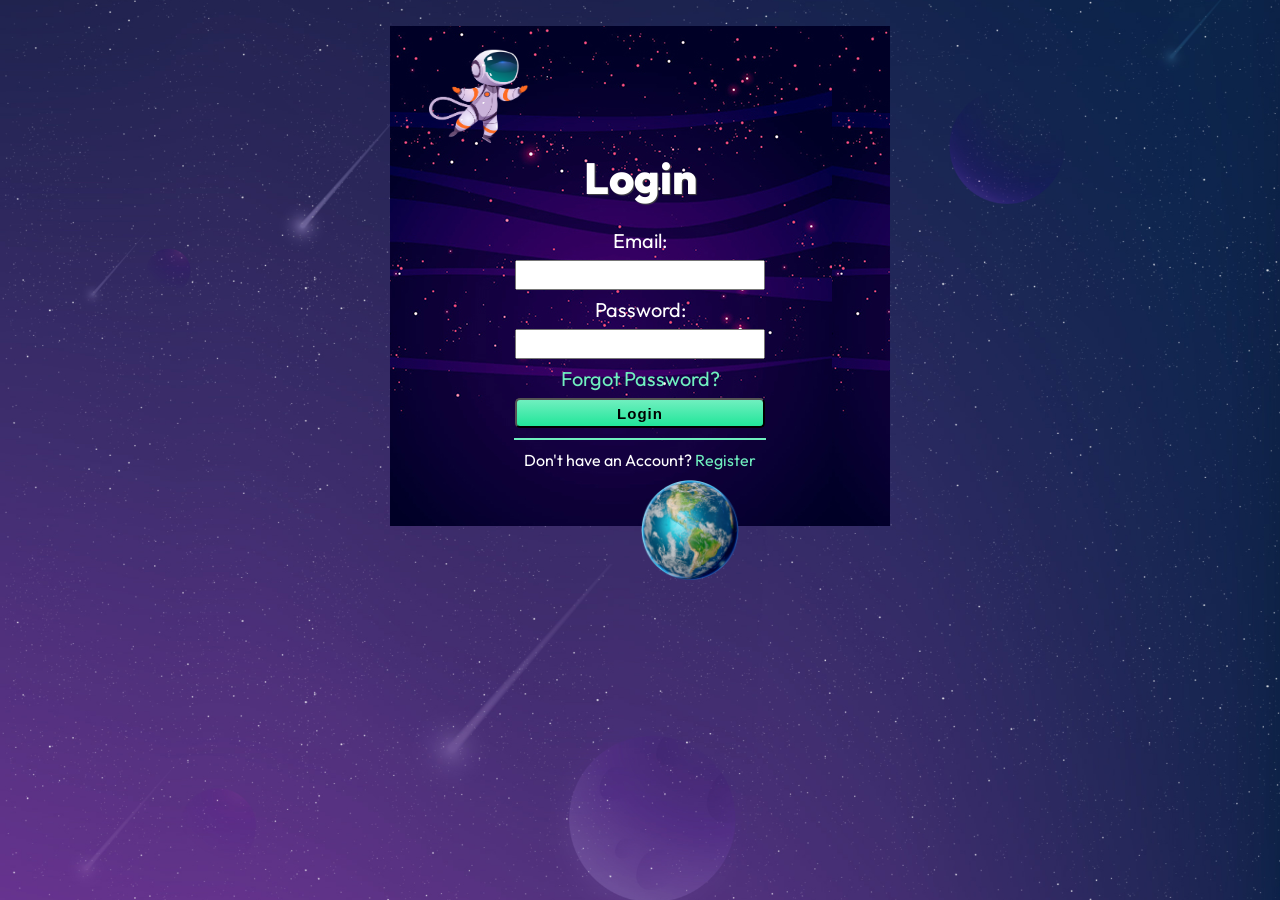
<file: index.html>
<!DOCTYPE html>
<html lang="en">

<head>
    <meta charset="UTF-8">
    <meta name="viewport" content="width=device-width, initial-scale=1.0">
    <title>Login</title>
    <link rel="stylesheet" href="style.css">
    <link href='https://unpkg.com/boxicons@2.1.4/css/boxicons.min.css' rel='stylesheet'>
</head>

<body>
    <div class="cont">
     
     
     
        <div class="maincontainer">
            <img src="img/astronaut.png" id="imglog" alt="" >
            <div class="Infom">
                <form>
                    <h2>Login</h2>

                    <label for="emailE">Email:</label>
                  <input type="email"  required id="emailE">
                  
                    <label for="passP">Password:</label>
                   <input type="password"  required id="passP">

                    <span><a href="#" onclick="forget()">Forgot Password?</a></span>
                    <!-- <button id="btnLog" type="submit" onclick="login()">Login</button> -->
                     <input id="btn" type="button" onclick="login()" value="Login">
                    <p>Don't have an Account?<a href="Register.html"> Register</a></p>
                </form>
                <img src="img/earthPlanet.png" id="imglog1" alt="" >
            </div>
        </div>
    </div>
<script src="src.js"></script>
</body>

</html>
</file>
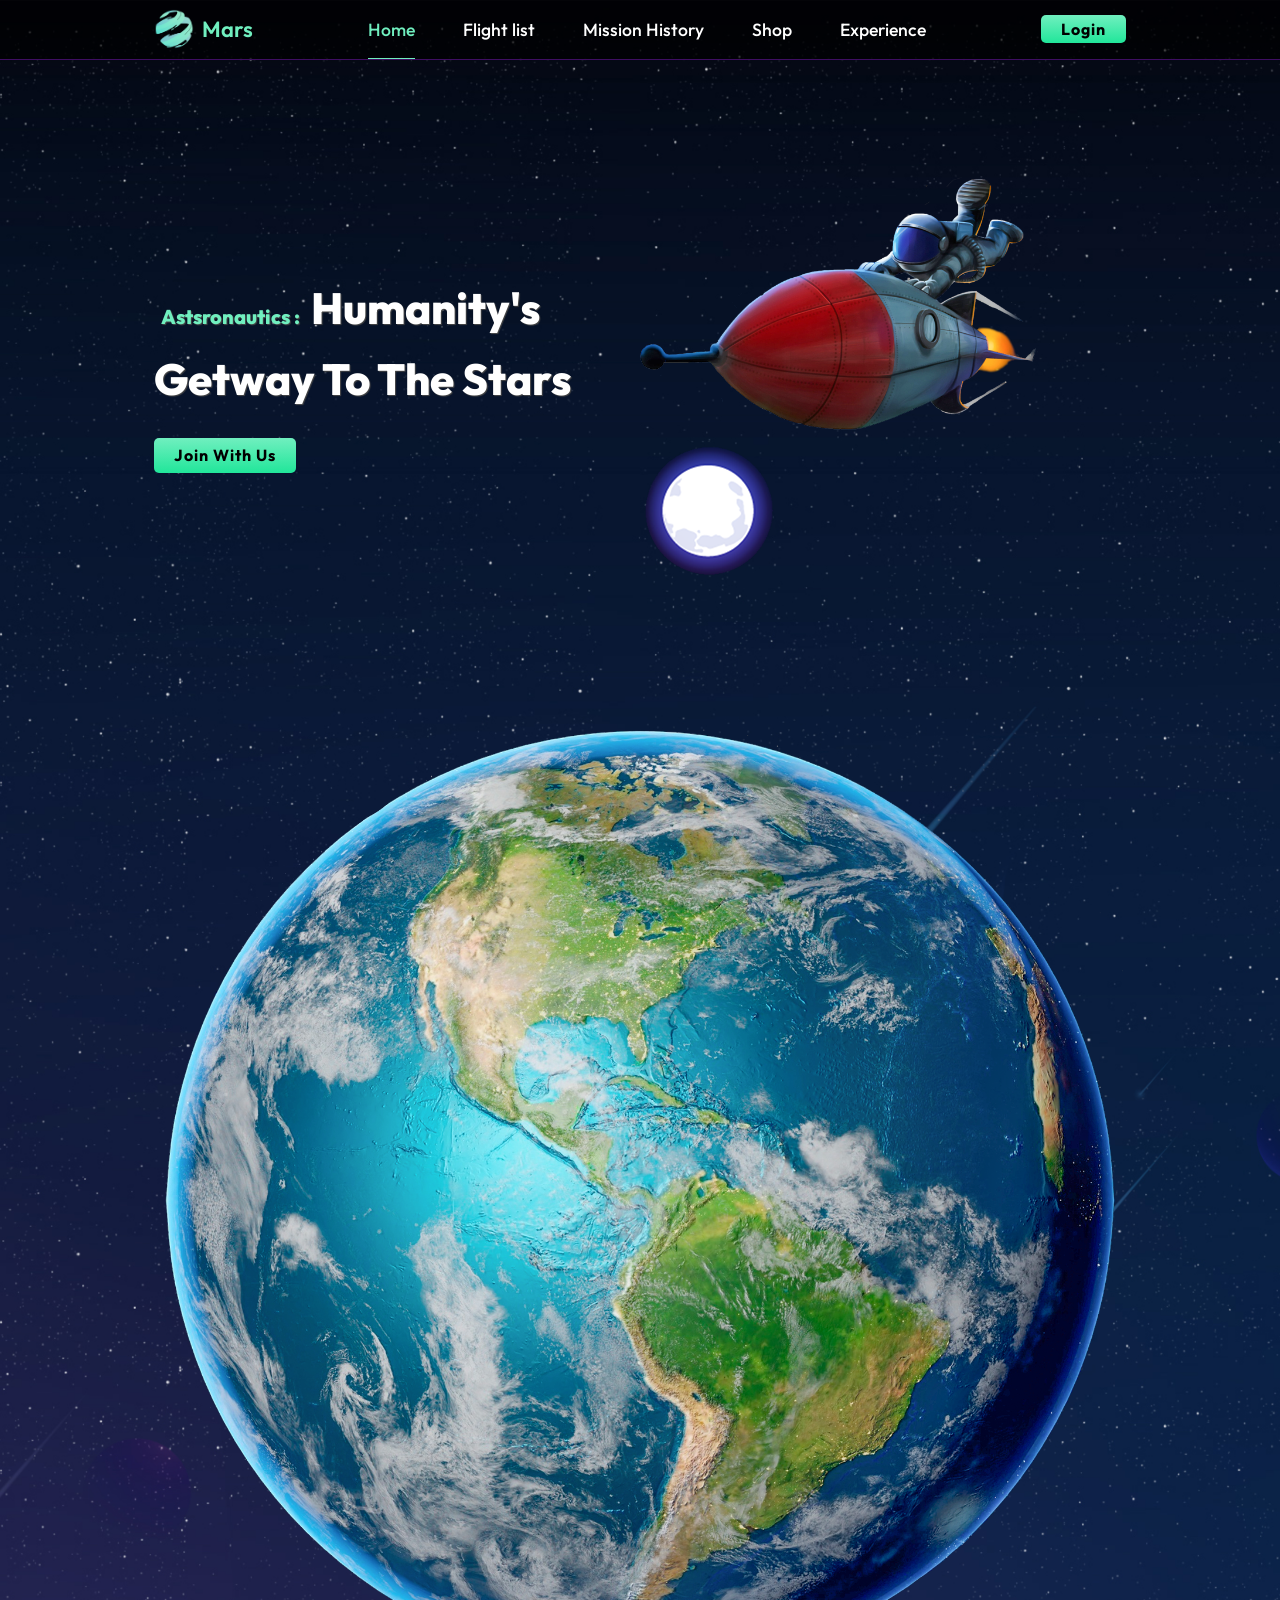
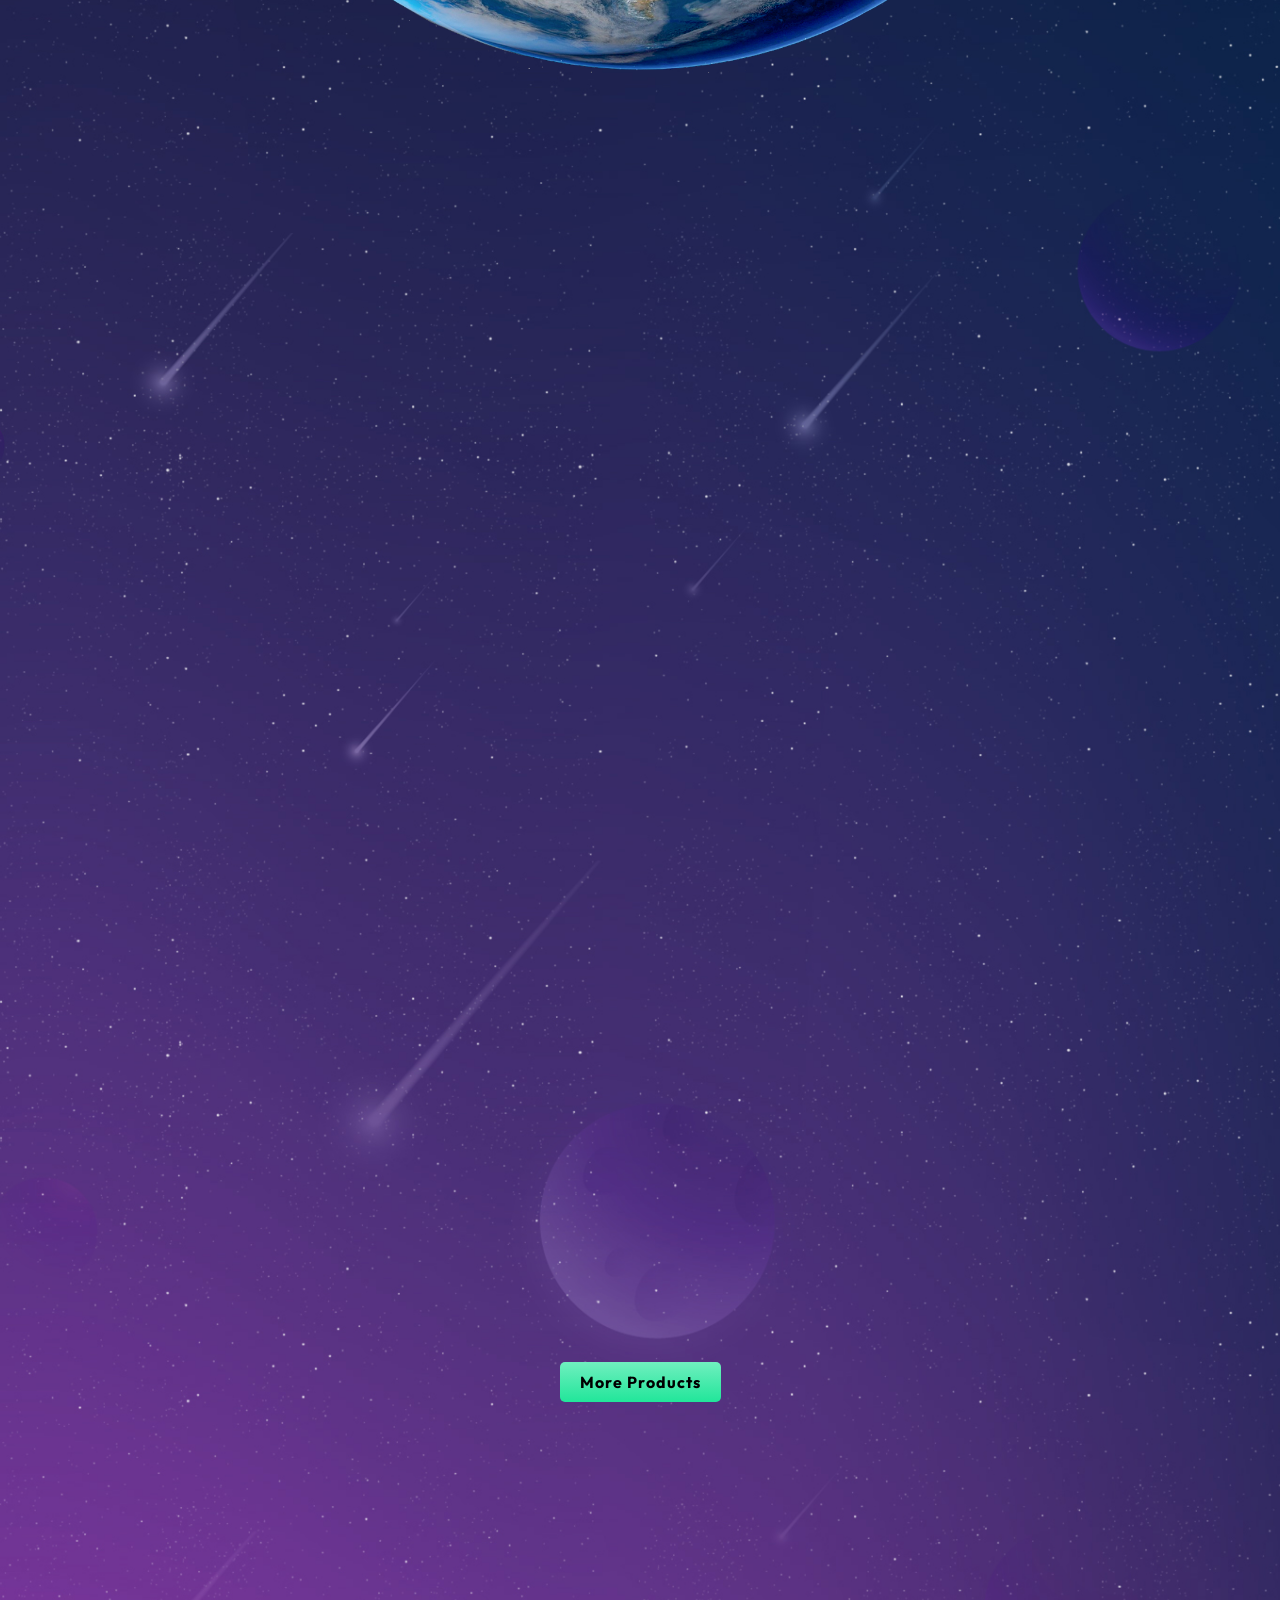
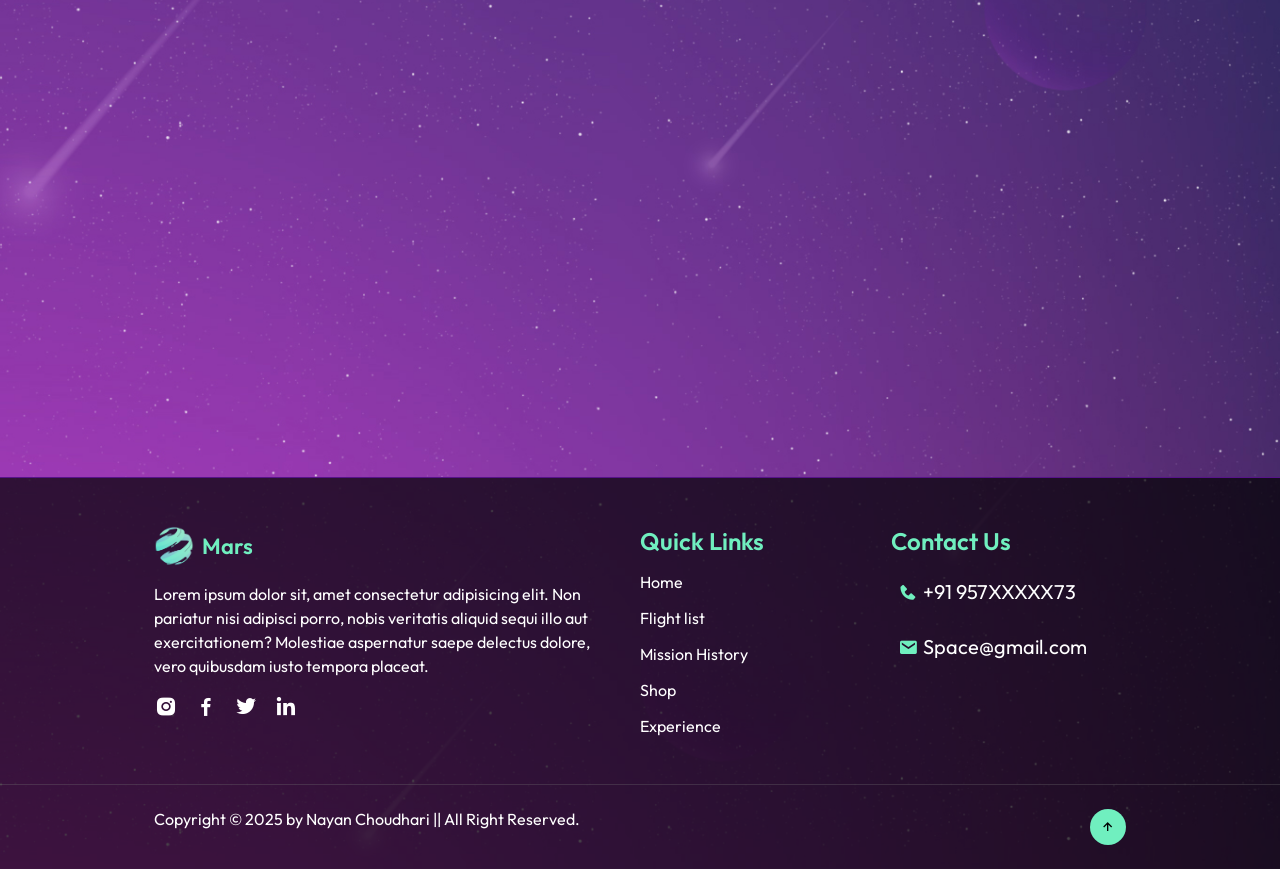
<file: main.html>
<!DOCTYPE html>
<html lang="en">
<head>
    <meta charset="UTF-8">
    <meta name="viewport" content="width=device-width, initial-scale=1.0">
    <title>space travel</title>
    <link rel="stylesheet" href="style.css">
    <link href='https://unpkg.com/boxicons@2.1.4/css/boxicons.min.css' rel='stylesheet'>
</head>
<body>
<header>
    <a href="#" class="logo"><img src="img/logo.png" alt="">Mars</a>
    <ul class="navlist">
        <li class="lilink"><a href="#home" class="nav-item active">Home</a></li>
        <li class="lilink"><a href="#flight-list" class="nav-item">Flight list</a></li>
        <li class="lilink"><a href="#mission-history" class="nav-item">Mission History</a></li>
        <li class="lilink"><a href="#shop" class="nav-item">Shop</a></li>
        <li class="lilink"><a href="#experience" class="nav-item">Experience</a></li>
    </ul>


    <div class="right-side">
        <a href="index.html" class="marsbtn" >Login</a>
        <div id="menu-icon" class="bx bx-menu"></div>
    </div>
</header>

<section id="home" class="home">
    <div class="home-text scroll-left">
        <h1><span>Astsronautics : </span>Humanity's</h1>
        <h2>Getway To The Stars</h2>
        <a href="#" class="marsbtn">Join With Us</a>
    </div><div class="home-img">
        <img src="img/hero.png" alt="" class="hero">
        <img src="img/light-moon.png" alt="" class="moon-light">
    </div>
    <div class="earth-rotate">
        <img src="img/earthPlanet.png" alt="" class="earth">
    </div>
</section>


<section id="flight-list" class="flight-list">
    <div class="container">
        <div class="flight-box scroll-top">
            <div class="planet-img">
                <img src="img/neptune.png" alt="">
                <h2>Neptune</h2>
                <p>Lorem ipsum dolor sit amet, consectetur adipisicing elit. Voluptatum, accusantium?</p>
                <a href="#" class="marsbtn">Join With Us</a>
                
            </div>
        </div>
        <div class="flight-box scroll-bottom ">
            <div class="planet-img">
                <img src="img/mars.png" alt="">
                <h2>Mars</h2>
                <p>Lorem ipsum dolor sit amet, consectetur adipisicing elit. Voluptatum, accusantium?</p>
                <a href="#" class="marsbtn">Join With Us</a>
                
            </div>
        </div>
        <div class="flight-box scroll-top">
            <div class="planet-img">
                <img src="img/mercury.png" alt="">
                <h2>Mercury</h2>
                <p>Lorem ipsum dolor sit amet, consectetur adipisicing elit. Voluptatum, accusantium?</p>
                <a href="#" class="marsbtn">Join With Us</a>
                
            </div>
        </div>
        <div class="flight-box scroll-bottom">
            <div class="planet-img">
                <img src="img/uranus.png" alt="">
                <h2>Uranus</h2>
                <p>Lorem ipsum dolor sit amet, consectetur adipisicing elit. Voluptatum, accusantium?</p>
                <a href="#" class="marsbtn">Join With Us</a>
                
            </div>
        </div>
    </div>
</section>
<section id="mission-history" class="mission-history">
 <div class="img-mission scroll-left">
    <div class="circle-animate">
        <span style="--i:0;"></span>
        <span style="--i:1;"></span>
        <span style="--i:2;"></span>
        <span style="--i:3;"></span>
    </div>
    <img src="img/Spaceship.png" alt="">
 </div>   
 <div class="text-mission scroll-right">
    <h3>We have the best space shuttle in the earth</h3>
    <p>Lorem ipsum dolor sit amet consectetur adipisicing elit. Accusamus modi accusantium at nam ipsum. Quaerat facere non commodi magnam eveniet!</p>
 <div class="mission-btn">
    <a href="#" class="marsbtn">Join With Us</a>
 </div>
</div>
</section>
<section id="shop" class="flight-list shop">
    <div class="container">
        <div class="flight-box scroll-top">
           <img src="img/helmet.png" alt="">
           <div class="shop-detls">
            <div class="title">Helmet</div>
            <div class="price">$122456</div>
            <p>Lorem, ipsum dolor sit amet consectetur adipisicing elit. Facilis, vero.</p>
            <a href="#" class="marsbtn">Shop Now</a>
           </div>
        </div>
        <div class="flight-box scroll-bottom">
            <img src="img/space-suit.jpg" alt="">
            <div class="shop-detls">
             <div class="title">Space Suit</div>
             <div class="price">$122456</div>
             <p>Lorem, ipsum dolor sit amet consectetur adipisicing elit. Facilis, vero.</p>
             <a href="#" class="marsbtn">Shop Now</a>
            </div>
         </div>
        <div class="flight-box scroll-top">
            <img src="img/mars-rock.jpg" alt="">
            <div class="shop-detls">
             <div class="title">Mars Rock</div>
             <div class="price">$122456</div>
             <p>Lorem, ipsum dolor sit amet consectetur adipisicing elit. Facilis, vero.</p>
             <a href="#" class="marsbtn">Shop Now</a>
            </div>
         </div>
         <div class="flight-box scroll-bottom">
            <img src="img/moon.png" alt="">
            <div class="shop-detls">
             <div class="title">Lunar Soil</div>
             <div class="price">$122456</div>
             <p>Lorem, ipsum dolor sit amet consectetur adipisicing elit. Facilis, vero.</p>
             <a href="#" class="marsbtn">Shop Now</a>
            </div>
         </div>
    </div>
    <div class="shop-btn">
        <a href="#" class="marsbtn">More Products</a>
    </div>
</section>
<section id="experience" class="experience mission-history">
    <div class="img-mission scroll-left">
        <div class="circle-animate ">
            <span style="--i:0;"></span>
            <span style="--i:1;"></span>
            <span style="--i:2;"></span>
            <span style="--i:3;"></span>
        </div>
        <img src="img/astronaut.png" alt="">
     </div>   
     <div class="text-mission scroll-right">
        <h3>We have 20 years of experience</h3>
        <p>Lorem ipsum dolor sit amet consectetur adipisicing elit. Accusamus modi accusantium at nam ipsum. Quaerat facere non commodi magnam eveniet!</p>
     <div class="mission-btn">
        <a href="#" class="marsbtn">Join With Us</a>
     </div>
    </div>
</section>
<footer>
    <div class="container-foot">
        <div class="leftbox">
            <a href="#" class="logo"><img src="img/logo.png" alt="">Mars</a>
            <p>Lorem ipsum dolor sit, amet consectetur adipisicing elit. Non pariatur nisi adipisci porro, nobis veritatis aliquid sequi illo aut exercitationem? Molestiae aspernatur saepe delectus dolore, vero quibusdam iusto tempora placeat.</p>
        <ul class="social-media">
            <li><a href="#"><i class='bx bxl-instagram-alt'></i></a></li>
            <li><a href="#"><i class='bx bxl-facebook'></i></a></li>
            <li><a href="#"><i class='bx bxl-twitter'></i></a></li>
            <li><a href="#"><i class='bx bxl-linkedin'></i></a></li>
        </ul>
        </div>
        <div class="centerbox">
            <h3 class="title">Quick Links</h3>
            <ul class="quick-menu">
                <li class="lilink"><a href="#home" class="nav-item active">Home</a></li>
        <li class="lilink"><a href="#flight-list" class="nav-item">Flight list</a></li>
        <li class="lilink"><a href="#mission-history" class="nav-item">Mission History</a></li>
        <li class="lilink"><a href="#shop" class="nav-item">Shop</a></li>
        <li class="lilink"><a href="#experience" class="nav-item">Experience</a></li>
            </ul>
        </div>
        <div class="rightbox">
<h3 class="title">Contact Us</h3>
<ul class="info">
    <li><span><i class='bx bxs-phone'></i><p><a href="#">+91 957XXXXX73</a></p></span></li>
    <li><span><i class='bx bxs-envelope'></i><p><a href="#">Space@gmail.com</a></p></span></li>
</ul>
        </div>
    </div>
</footer>
<div class="copyRight">
    <p>Copyright &copy; 2025 by Nayan Choudhari || All Right Reserved.</p>
    <a href="#home"><i class="bx bx-up-arrow-alt"></i></a>
</div>
   <script src="script.js"></script> 
</body>
</html>
</file>
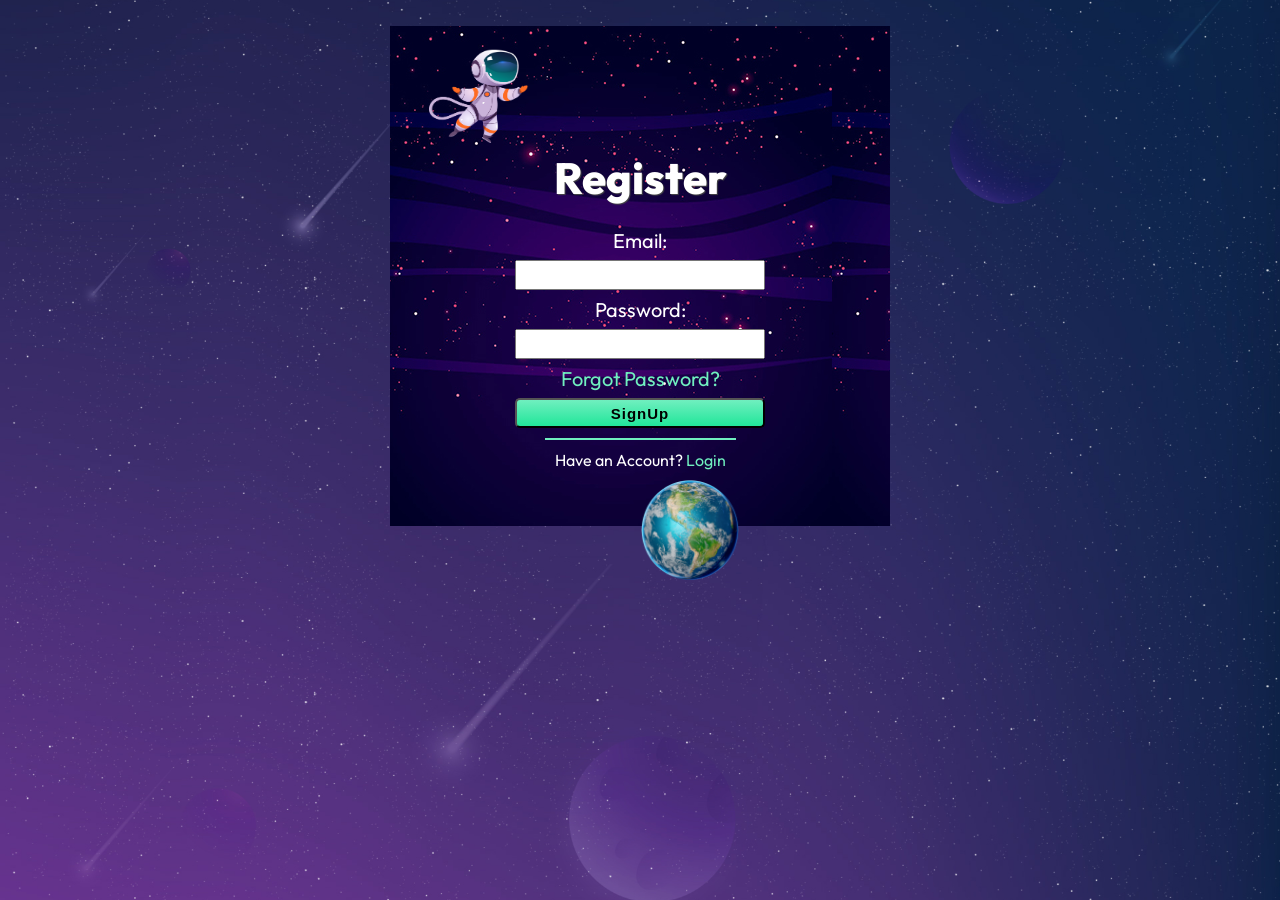
<file: Register.html>
<!DOCTYPE html>
<html lang="en">

<head>
    <meta charset="UTF-8">
    <meta name="viewport" content="width=device-width, initial-scale=1.0">
    <title>Login</title>
    <link rel="stylesheet" href="style.css">
    <link href='https://unpkg.com/boxicons@2.1.4/css/boxicons.min.css' rel='stylesheet'>
</head>

<body>
    <div class="cont">
     
     
     
        <div class="maincontainer">
        
            <img src="img/astronaut.png" id="imglog" alt="" >
            <div class="Infom">
                <form>
                    <h2>Register</h2>

                    <label for="email">Email:</label>
                  <input type="email"  required id="email">
                 <label for="pass">Password:</label>
                 
                    <input type="password"  required id="pass">
                    <span><a href="#" onclick="forget()">Forgot Password?</a></span>
                    <input id="btn"  type="submit" onclick="Signup()" value="SignUp">
                
                    <p>Have an Account?<a href="index.html"> Login</a></p>
                </form>
                <img src="img/earthPlanet.png" id="imglog1" alt="" >
              
            </div>
        </div>
    </div>
    <script src="src.js"></script>
</body>

</html>
</file>
<file: style.css>
@import url('https://fonts.googleapis.com/css2?family=Outfit:wght@100;200;300;400;500;600;700;800&family=Roboto:ital,wght@0,100;0,400;1,100;1,400&family=Rokkitt:wght@700&display=swap');

*{
    margin: 0;
    padding: 0;
    box-sizing:border-box;
     scroll-behavior:smooth; 
    text-decoration: none;
    list-style: none;
}



:root{
    --color-text:#cdc6c3;
    --hover-color:#70efbf;
    --neon-box-shadow: 0 0 .5rem #70efbf;
    --index: calc(1vw + 1vh);
}


::-webkit-scrollbar {
    height: 0;
    width: .5rem; /* Increase scrollbar width */
}

::-webkit-scrollbar-track{
    background: #000;

}
::-webkit-scrollbar-thumb{
    background:var(--hover-color);
    border-radius: 5rem;
}


 body{
    font-family: "Outfit",sans-serif;
    background-image: url(img/background.jpg);
    background-size: cover;
    background-repeat: no-repeat;
    background-position: center;
    /* overflow: auto; */
    overflow-x:hidden;
} 


a{
    color: #fff;
}
header{
    position:fixed;
    left: 0;
    top: 0;
    width: 100%;
    padding: 20px 12%;
    display: flex;
    align-items: center;
    justify-content: space-between;
    z-index: 1000;
}
.logo{
    display: flex;
    align-items: center;
    column-gap: 0.5rem;
    font-weight: 600;
    font-size: 22px;
    color: var(--hover-color);
}
.logo img{
    max-width: 100%;
    width: 40px;
    height: auto;
}
header .navlist{
    display: flex;
}
.navlist li{
    margin: 0 1.5rem;

}
.navlist li .nav-item{
    position: relative;
    padding: 17px 0;
    font-weight: 500;
    font-size: 1.1rem;
    transition: all .2s ease;
}

.navlist li .nav-item:hover{
    color: var(--hover-color);
}

.navlist li .nav-item:hover::before{
    width: 100%;
}

.navlist li .nav-item::before{
    content: "";
    position: absolute;
    left: 0;
    bottom: -1px;
    width: 0;
    height: 1px;
    background: var(--hover-color);
    border-radius: 50%;
    transition: all .3s ease;
}
.navlist li .active{
color: var(--hover-color);
border-bottom: 1px solid var(--hover-color);
}
.right-side{
    display: flex;
    align-items: center;

}
.marsbtn{
    background: linear-gradient(180deg , #70efbf 0 , #21e69a 100%);
    height: 28px;
    line-height: 28px;
    border-radius: 5px;
    padding: 0 20px;
    font-weight: 700;
    letter-spacing: 1px;
    transition: all .3s ease;
    white-space: nowrap;
    display: inline-block;
    color: #000;
}
.marsbtn:hover{
    background: linear-gradient(180deg , #70efbf 0 , #12bd7b 100%);
    box-shadow: 0 3px 9px #25b981; 
}
#menu-icon{
    color: var(--hover-color);
    font-size: 2.5rem;
    display: none; 

}
 

section {
    /* min-height: 100vh; Each section takes at least the full viewport height */
    padding: 100px 12%;
}
.home-img img.hero{
    max-width: 100%;
    width: 400px;
    height: auto;
    animation: floatImg 4s ease-in-out infinite;
}
.earth-rotate{
    width: 100%;
}
.earth-rotate img.earth{
    position: absolute;
    margin-left: auto;
    margin-right: auto;
    left: 0;
    right: 0;
    z-index: -1;
    width: calc(var(--index)*45);
    animation: rotate 300s infinite linear;
}

.home{
    height: 100vh;
    display: grid;
    align-items: center;
    grid-template-columns: repeat(2 , 1fr);
    color: #fff;
    width: 100%;
}
.home-text h1,h2{
    font-size: calc(var(--index)*2);
    margin-bottom: 1rem;
    font-weight: 800;
    text-shadow: 1px 1px 1px #474747;
}

.home-text .marsbtn{
    margin-top: 1rem;
    height: 35px;
    line-height: 35px;
}

span{
    color: var(--hover-color);
}
.home-img{
    position: relative;
}
img.moon-lightt{
    position: absolute;
    left:0;
    mix-blend-mode: screen;
    width: 90px;
} 
.flight-list{
    position: relative;
}
.flight-list .container{
    margin-top: 6rem;
    display: flex;
    justify-content: center;
    align-items: center;
    flex-wrap: wrap;
    position: relative;
}
.container .flight-box{
    width: 200px;
    padding: 2rem 1.5rem 2rem;
    text-align: center;
    background-image: url(img/cardBg.jpg);
    background-position: center;
    background-size: cover;
    border-radius: 10px;
    color: #fff;
    z-index: 2;
    margin: 2rem .5rem;
}
.flight-box img{
    width: 120px;
    margin: -4rem auto 0 auto;
    animation: floatImg 6s ease-in-out infinite;
    filter: drop-shadow(0 0 .5rem #1797ff);
    border-radius: 50%;
}
.container .flight-box h2{
    color: var(--hover-color);
    font-size: 1.5rem;
    font-weight: 700;
    margin: 0;
}
.flight-box p{
    color: #dddcdc;
    line-height: 1.5rem;
    font-size: .9rem;
}
.flight-box .marsbtn{
    margin-top: 1rem;
    height: 32px;
    line-height: 32px;
    color: #000;
    font-size: .8rem;
    font-weight: 700;

}
.mission-history{
    display: flex;
    align-items: center;
    justify-content: space-between;
    margin-top: 1rem;
    gap: 1rem;
}
.img-mission{
    position: relative;
    width: 600px;
}
.circle-animate{
    position: absolute;
    top: 30%;
    width: 200px;
    height: 200px;
    background: var(--hover-color);
    border-radius: 50%;
    box-shadow: var(--neon-box-shadow);
    text-align: right;
}
.circle-animate span{
    position: absolute;
    width: 100%;
    height: 100%;
    left: 0;
    background: inherit;
    border-radius: inherit;
    opacity: .4;
    animation: circleAnimate 4s ease-out infinite;
    animation-delay: calc(1s * var(--i));

}
.img-mission img{
    width: 200px;
    height: auto;
    animation: floatImg 4s ease-in-out infinite;
}
.text-mission{
    color: #fff;
}
.text-mission h3{
    font-size: 2.5rem;
    text-shadow: 2px 2px 1px #474747;
}
.text-mission p{
    margin: 1rem auto;
    line-height: 2rem;
 
   
}
.text-mission .mission-btn a{
    margin-top: 1rem;
    height: 35px;
    line-height: 35px;
}
.shop .flight-box{
    text-align: left;
    width: 210px;

}
.shop .flight-box img{
    animation: none;
    box-shadow:rgba(0, 0, 0, 0.4) 0px 2px 4px, rgba(0, 0, 0, 0.3) 0px 7px 13px -3px, rgba(0, 0, 0, 0.2) 0px -3px 0px inset; 
    filter: none;
}

.shop .flight-box .title{
    font-size: 1.5rem;
    font-weight: 700;
    letter-spacing: 1px;
    margin: 5px 0;

}
.shop .flight-box .price{
color: var(--hover-color);
font-size: 20px;
font-weight: 600;
}
.shop-btn{
    text-align: center;
}
.shop-btn .marsbtn{
    height: 40px;
    line-height: 40px;

}
.experience .img-mission img{
    width: 300px;

}
.experience .circle-animate{
    position: absolute;
    left: 27%;
    width: 150px;
    height: 150px;

}
footer{
    width: 100%;
    height: auto;
    background: rgba(0,0,0,0.7);
    padding: 3rem 12%;
    color: #fff;
    border-top: 1px solid #561389;
}
.container-foot{
    width: 100%;
    display: grid;
    grid-template-columns: 2fr 1fr 1fr;
    grid-gap: 1rem;
}
.container-foot .leftbox .social-media{
    display: flex;
}
.container-foot .title{
font-size: 1.5rem;
color: var(--hover-color);
font-weight: 600;
}
.leftbox p{
    padding: 15px 0;
    line-height: 1.5rem;
}
.social-media a{
    font-size: 1.5rem;
}
.social-media a:hover{
    color: var(--hover-color);
}
.social-media li{
  margin-right: 1rem;
}
.quick-menu li{
    margin-top: 1rem;
}
.quick-menu li a:hover{
    color: var(--hover-color);
}
.info li span{
    display: flex;
    align-items: center;
    margin: 1rem 1rem 1rem 0;
    column-gap: 5px;
}
.copyRight{
    padding: 1.5rem 12%;
    width: 100%;
    display: flex;
    justify-content: space-between;
    color: #fff;
    background: rgba(0, 0, 0, 0.7);
    border-top:1px solid rgba(117,117,117,0.3) ;

}
.copyRight a{
    display: inline-flex;
    align-items: center;
    background: var(--hover-color);
    border-radius: 50%;
    padding: 10px;
    color: #000;
}
header.sticky{
    background: rgba(0, 0, 0, 0.7);
    padding: 9px 12%;
    border-bottom: 1px solid #3e0e62;
}

.scroll-left{
    opacity: 0;
    transform: translateX(10px);
}
.scroll-right{
    opacity: 0;
    transform: translateX(-10px);
}
.scroll-top{
    opacity: 0;
    transform: translateY(-50px);
}
.scroll-bottom{
    opacity: 0;
    transform: translateY(50px);
}
.show-items{
    opacity: 1;
    transform: translateX(0);
    transform: translateY(0);
    transition: all 2s;
}
.cont{
  
    display: flex;
    justify-content: center;
    align-items: center;
    text-align: center;
    
}
.maincontainer{
  margin-top: 2%;
    background: url(img/cardBg.jpg);
  padding: 20px;
  width: 500px;
  height:500px;

  align-items: center;

}

#imglog{
    height: 100px;
    width: 100px;
   margin-right: 70%;
   
}
 #imglog1{
    width: 100px;
    height: 100px;
 
    position: absolute;
    animation: moveLeftRight 4s infinite ease-in;
  
} 
@keyframes moveLeftRight {
    0% {
      transform: translateX(100%); /* Start off-screen to the right */
    }
    50% {
      transform: translateX(-100%); /* Move off-screen to the left */
    }
    100% {
      transform: translateX(100%); /* Move back to the right */
    }
  }

.Infom form{
   
  display: flex;
  flex-direction: column;
justify-content: center;
align-items: center;
  
}
.Infom label,span{
    font-size: 20px;
    padding: 7px;
}
.Infom input,#btn{
    font-size: 15px;
    width: 250px;
    height: 30px;
}
#btn{
    background: linear-gradient(180deg , #70efbf 0 , #21e69a 100%);
   
    line-height: 28px;
    border-radius: 5px;
    padding: 0 20px;
    font-weight: 700;
    letter-spacing: 1px;
    transition: all .3s ease;
    white-space: nowrap;
    display: inline-block;
    color: #000;
}
#btn:hover{
    background: linear-gradient(180deg , #70efbf 0 , #12bd7b 100%);
    box-shadow: 0 3px 9px #25b981; 
}

.Infom h2,label,p{
    color: #fff;
}
.Infom a{
    color: #70efbf;
}
.Infom p{
   margin-top:10px ;
   border-top: 2px solid #70efbf;
   padding: 10px;
}



@keyframes rotate{
    from{
        transform: rotate(0deg);
    }
    to{
        transform: rotate(360deg);
    }
} 
@keyframes floatImg{
    0%{
        transform: translateY(0);
    }
    50%{
        transform: translateY(-14px);
    }
    100%{
        transform: translateY(0);
    }
}
@keyframes circleAnimate{
    100%{
        opacity: 0;
        transform: scale(2);
    }
}
@media(max-width:1200px){
    html{
        font-size: 95%;

    }
    .navlist li{
        margin: 0 1.2rem;
        font-size: 1rem;
    }
}
@media(max-width:991px){
    header,header.sticky{
        padding: 12px 3%;
    }
    .navlist li .nav-item{
        padding: 23px 0;
    }
    .flight-list .container{
        margin-top: 0;
    }
    section{
        padding: 50px 3%;
    }
    .container-foot{
        grid-template-columns: repeat(2,1fr);
        grid-gap: 2rem;
    }
    footer, .copyRight{
        padding: 2rem 3%;
    }
    .mission-history,.experience{
        flex-direction: column;
        height: 100%;
    }
    .img-mission{
        width: auto;
    }
}
@media(max-width:768px){
    #menu-icon{
        display: block;
        margin-left: .7rem;
       
    }
    .navlist{
        position: absolute;
        top: -1000px;
        right: 0;
        flex-direction: column;
        background: rgba(0, 0, 0, 0.7);
        height: 100vh;
        align-items: center;
        width: 100%;
        justify-content: center;
        transition: all .7s ease;
    }
    .open{
        top: 100%;
    }
    .navlist li{
        padding: 1.2rem;
        width: 100%;
        text-align: center;
    }
    .navlist li .nav-item{
        padding: 5px 0;
        font-size: 1.4rem;
    }
    .home{
        display: grid;
        grid-template-columns: 1fr ;
    }
    .earth-rotate img.earth{
        animation: none;
    }
    .container-foot{
        display: grid;
        grid-template-columns: 1fr;
    }
    .maincontainer{
        margin-top: 6%;
          background: url(img/cardBg.jpg);
        padding: 20px;
        width: 500px;
        height:500px;
      
        align-items: center;
      
      }
}
@media(max-width:503px){
    .copyRight{
        display: block;
        text-align: center;
    }
    .copyRight p{
        margin-bottom: 1rem;
    }
    .container .flight-box{
        width: 60%;
    }
    .earth-rotate img.earth{
        display: none;
    }
    .circle-animate{
        width: 150px;
        height: 150px;
        left: 12%;
    }
    .maincontainer{
        margin-top: 10%;
          background: url(img/cardBg.jpg);
        padding: 20px;
        width: 300px;
        height:500px;
      
        align-items: center;
      
      }
}
</file>
